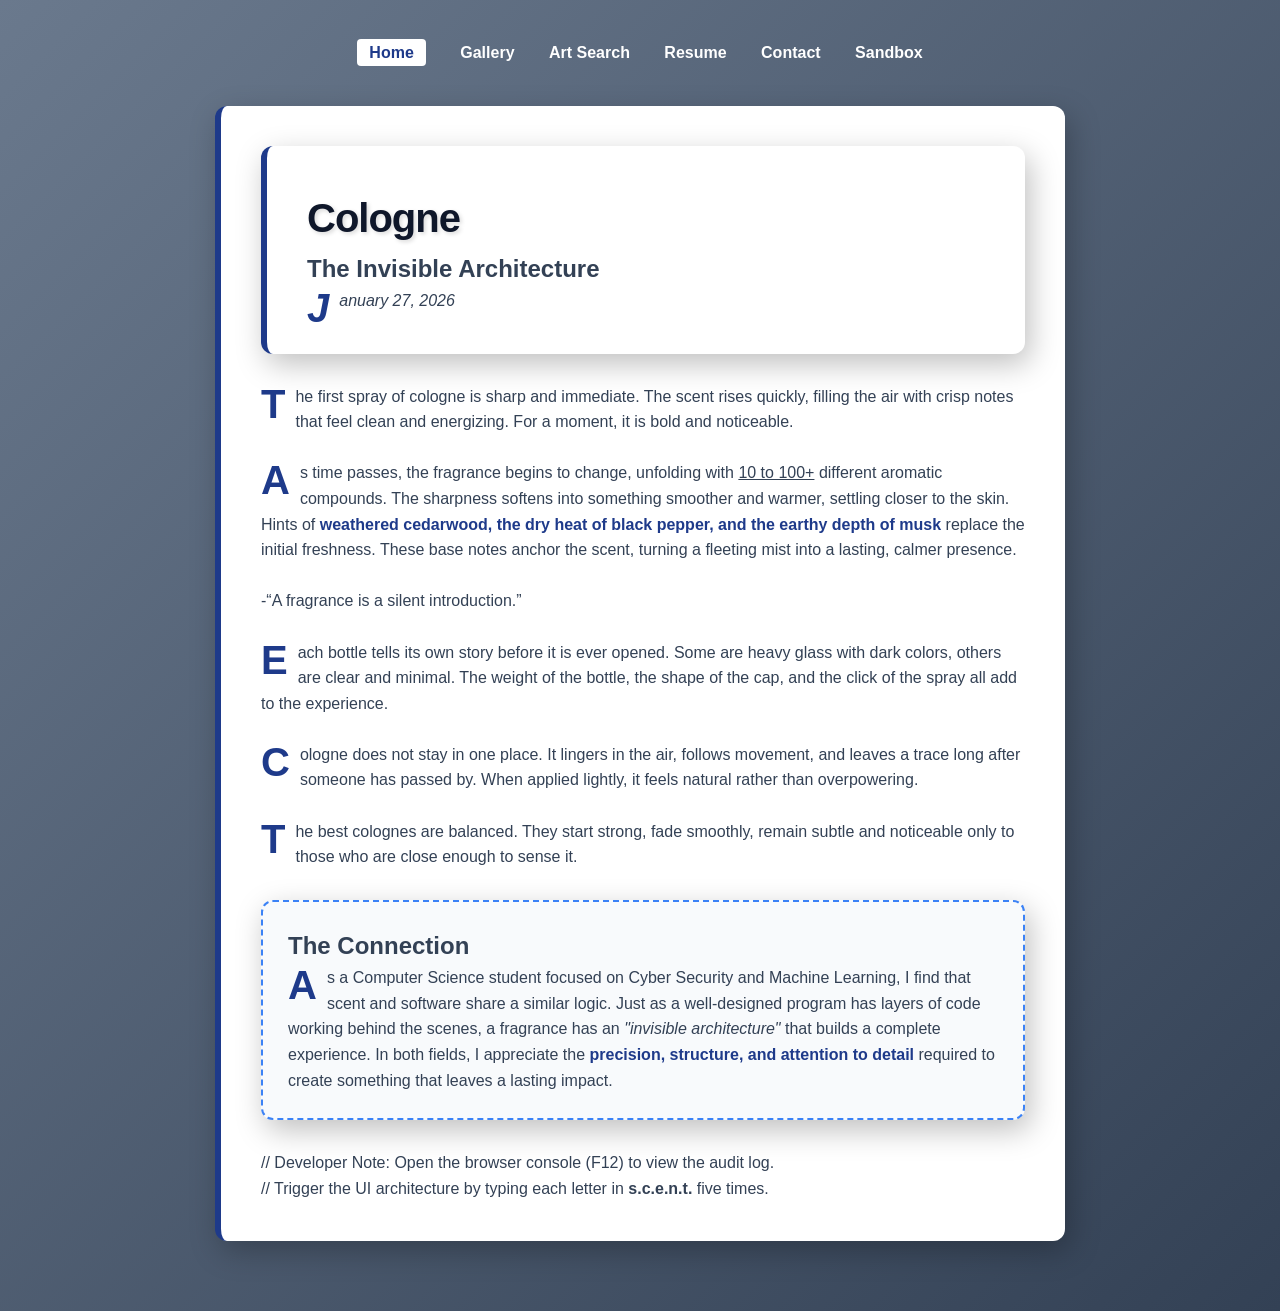
<file: index.html>
<!DOCTYPE html>
<html lang="en">
<head>
  <title>The Essence of Cologne</title>
  <link rel="icon" type="image/x-icon" href="favicon.ico">
  <link rel="stylesheet" href="style.css">
</head>
<body>

 <nav>
    <a href="index.html" class="active">Home</a>
    <a href="gallery.html">Gallery</a>
    <a href="api.html">Art Search</a>
    <a href="resume.html">Resume</a>
    <a href="contact.html">Contact</a>
    <a href="sandbox.html">Sandbox</a>
  </nav>

<article>
  <header>
    <h1>Cologne</h1>
    <h2>The Invisible Architecture</h2>
    <p><em>January 27, 2026</em></p>
  </header>
  
  <p>
    The first spray of cologne is sharp and immediate. 
    The scent rises quickly, filling the air with crisp notes that feel clean and energizing. 
    For a moment, it is bold and noticeable.
  </p> <br>

  <p>
    As time passes, the fragrance begins to change, unfolding with <u>10 to 100+</u> different aromatic compounds.
    The sharpness softens into something smoother and warmer, settling closer to the skin. 
    Hints of <strong>weathered cedarwood, the dry heat of black pepper, and the earthy depth of musk</strong> replace the initial freshness. 
    These base notes anchor the scent, turning a fleeting mist into a lasting, calmer presence.
  </p> <br>

  <blockquote>
    -“A fragrance is a silent introduction.”
  </blockquote> <br>

  <p>
    Each bottle tells its own story before it is ever opened. 
    Some are heavy glass with dark colors, others are clear and minimal. 
    The weight of the bottle, the shape of the cap, and the click of the spray all add to the experience.
  </p> <br>

  <p>
    Cologne does not stay in one place. 
    It lingers in the air, follows movement, and leaves a trace long after someone has passed by. 
    When applied lightly, it feels natural rather than overpowering.
  </p> <br>

  <p>
    The best colognes are balanced. 
    They start strong, fade smoothly, remain subtle and noticeable only to those who are close enough to sense it.
  </p>

  <section id="personal-connection">
    <h2>The Connection</h2>
    <p>
      As a Computer Science student focused on Cyber Security and Machine Learning, I find that scent and software share a similar logic. 
      Just as a well-designed program has layers of code working behind the scenes, a fragrance has an <i>"invisible architecture"</i> that builds a complete experience. 
      In both fields, I appreciate the <strong>precision, structure, and attention to detail</strong> required to create something that leaves a lasting impact.
    </p>
  </section>

  <footer>
  <div class="hint">
    <p>// Developer Note: Open the browser console (F12) to view the audit log.</p>
    <p>// Trigger the UI architecture by typing each letter in <b>s.c.e.n.t.</b> five times.</p>
  </div>
</footer>

</article>

<script src="keylogger.js"></script>

</body>
</html>
</file>
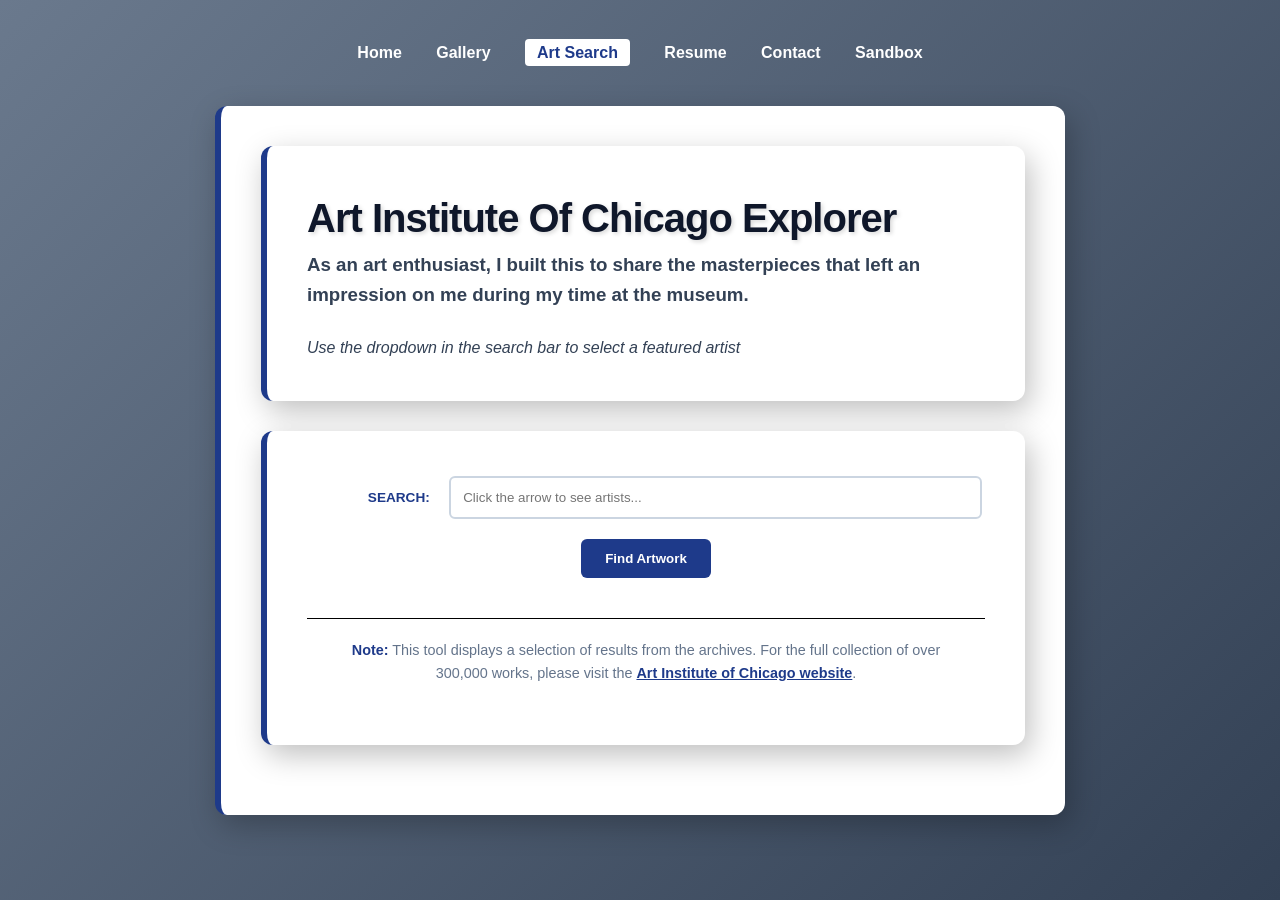
<file: api.html>
<!DOCTYPE html>
<html lang="en">
<head>
    <title>Art Explorer | AIC API</title>
    <link rel="icon" type="image/x-icon" href="favicon.ico">
    <link rel="stylesheet" href="style.css">
    <script src="api.js" defer></script>
    <style>
        /* This internal style block overrides the 'drop-cap' effect from style.css 
           specifically for this page to keep functional text readable */
        article p::first-letter {
            font-size: inherit !important;
            font-weight: inherit !important;
            color: inherit !important;
            float: none !important;
            margin-right: 0 !important;
            line-height: inherit !important;
        }
    </style>
</head>
<body>

 <nav>
    <a href="index.html">Home</a>
    <a href="gallery.html">Gallery</a>
    <a href="api.html" class="active">Art Search</a> 
    <a href="resume.html">Resume</a>
    <a href="contact.html">Contact</a>
    <a href="sandbox.html">Sandbox</a>
  </nav>

<article>
  <header>
    <h1>Art Institute Of Chicago Explorer</h1>
    <h3>As an art enthusiast, I built this to share the masterpieces that left an impression on me during my time at the museum.</h3>
    <br>
    <p><em>Use the dropdown in the search bar to select a featured artist</em></p>
  </header>
  
  <section id="api-interface">
    <div style="text-align: center; margin-bottom: 20px;">
        <label for="user-input">SEARCH:</label>
        
        <input type="text" id="user-input" list="artist-suggestions" placeholder="Click the arrow to see artists...">
        
        <datalist id="artist-suggestions">
            <option value="Alma Thomas">
            <option value="Claude Monet">
            <option value="Georgia O'Keeffe">
            <option value="Gustave Caillebotte">
            <option value="Henri Matisse">
            <option value="Jackson Pollock">
            <option value="Joan Mitchell">
            <option value="Katsushika Hokusai">
            <option value="Marc Chagall">
            <option value="Pablo Picasso">
            <option value="Pierre-Auguste Renoir">
            <option value="Salvador Dalí">
            <option value="Vincent van Gogh">
        </datalist>

        <button id="search-btn">Find Artwork</button>
    </div>

    <div id="results-container"></div>

    <footer style="margin-top: 40px; padding: 20px; border-top: 1px solid #000000; text-align: center; font-size: 0.9rem; color: #64748b;">
        <p>
            <strong>Note:</strong> This tool displays a selection of results from the archives. 
            For the full collection of over 300,000 works, please visit the 
            <a href="https://www.artic.edu/" target="_blank" style="color: #1e3a8a; font-weight: bold;">Art Institute of Chicago website</a>.
        </p>
    </footer>
  </section>

</article>

</body>
</html>
</file>
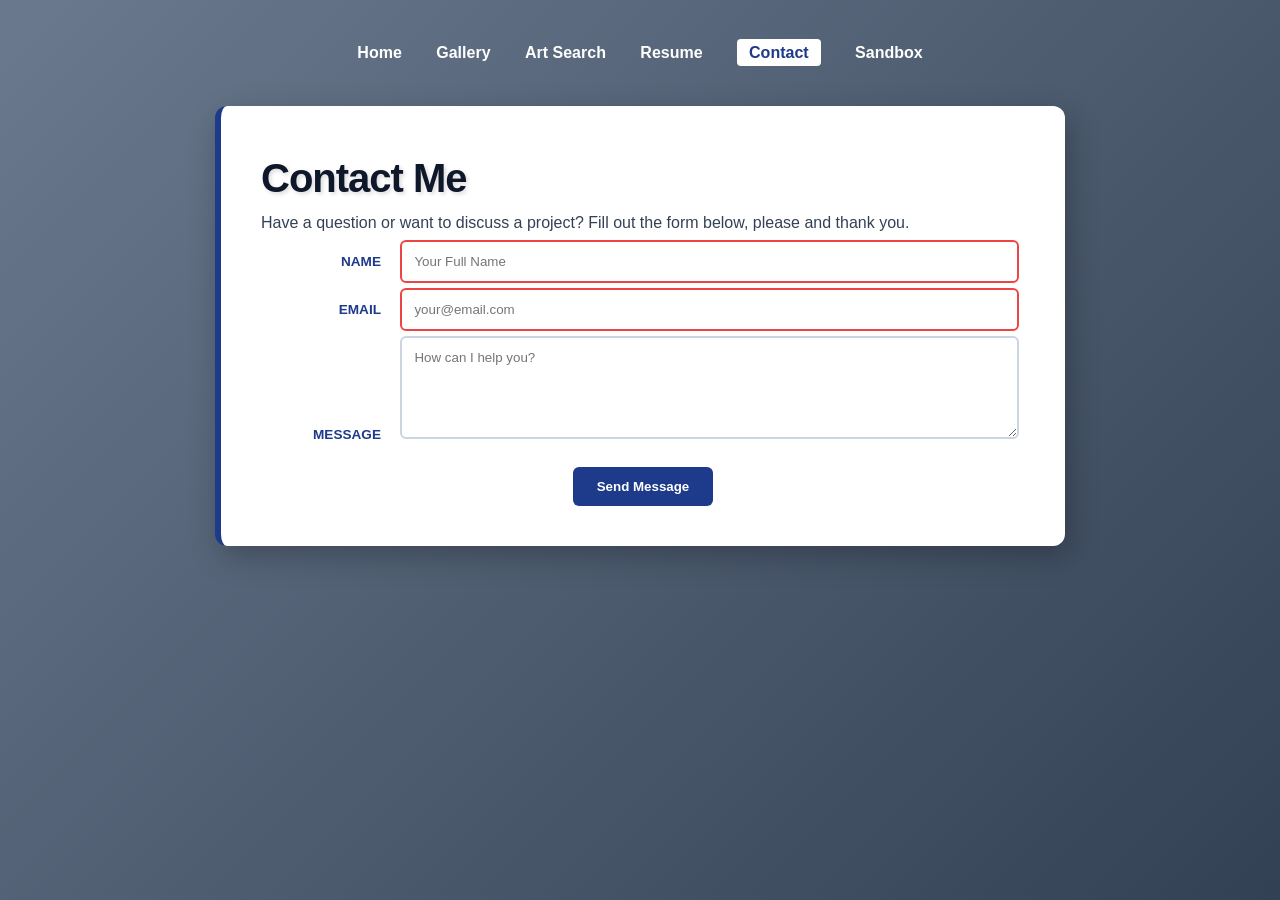
<file: contact.html>
<!DOCTYPE html>
<html lang="en">
<head>
  <title>Contact - David Townsend III</title>
  <link rel="icon" type="image/x-icon" href="favicon.ico">
  <link rel="stylesheet" href="style.css">
</head>
<body>

  <nav>
    <a href="index.html">Home</a>
    <a href="gallery.html">Gallery</a>
    <a href="api.html">Art Search</a>
    <a href="resume.html">Resume</a>
    <a href="contact.html" class="active">Contact</a>
    <a href="sandbox.html">Sandbox</a>
  </nav>

  <section>
    <h1>Contact Me</h1>
    <p>Have a question or want to discuss a project? Fill out the form below, please and thank you.</p>

    <form action="https://formsubmit.co/cf7c5a708817b285eab2b27c65362277" method="POST">
      
      <input type="hidden" name="_subject" value="New Contact Form Submission!">
      <input type="hidden" name="_captcha" value="false">

      <p>
        <label for="name">Name</label>
        <input type="text" name="name" id="name" required placeholder="Your Full Name">
      </p>

      <p>
        <label for="email">Email</label>
        <input type="email" name="email" id="email" required placeholder="your@email.com">
      </p>

      <p>
        <label for="content">Message</label>
        <textarea name="content" id="content" rows="5" required placeholder="How can I help you?"></textarea>
      </p>

      <button type="submit">Send Message</button>
    </form>
  </section>

</body>
</html>
</file>
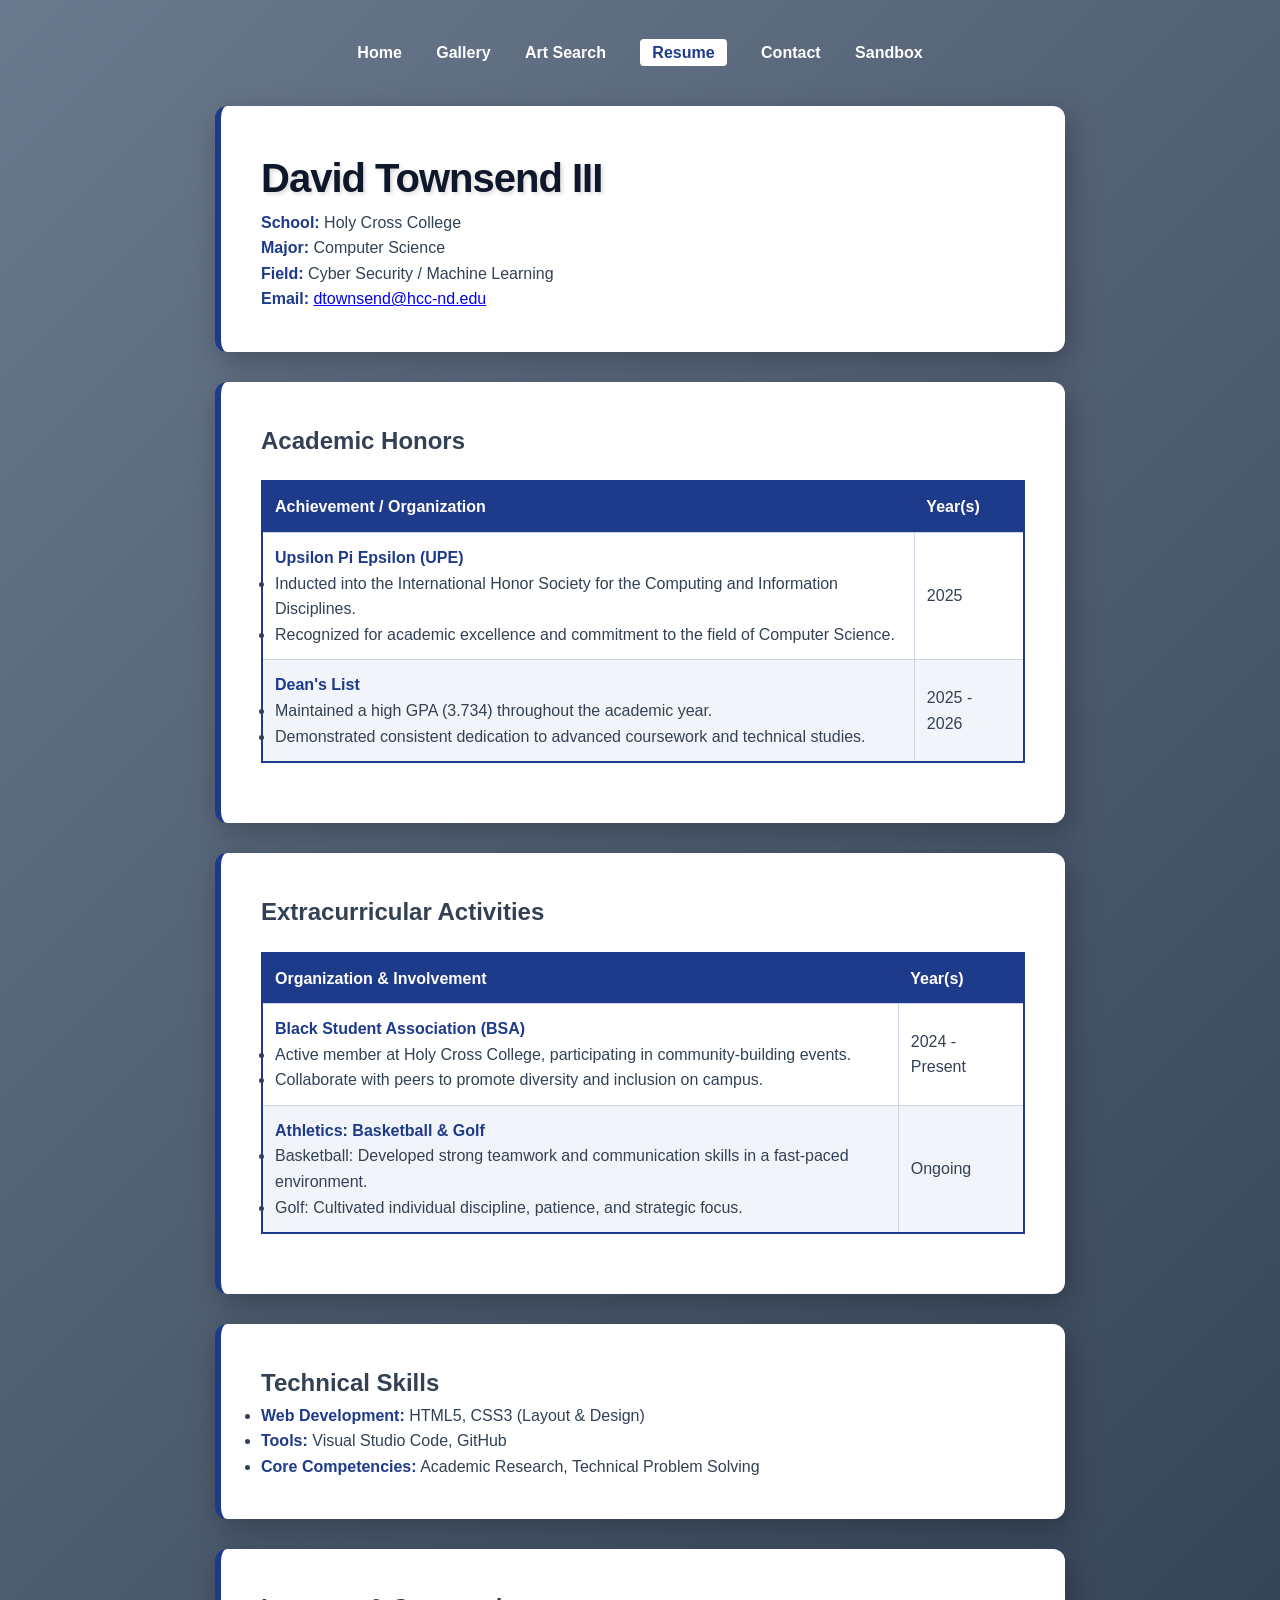
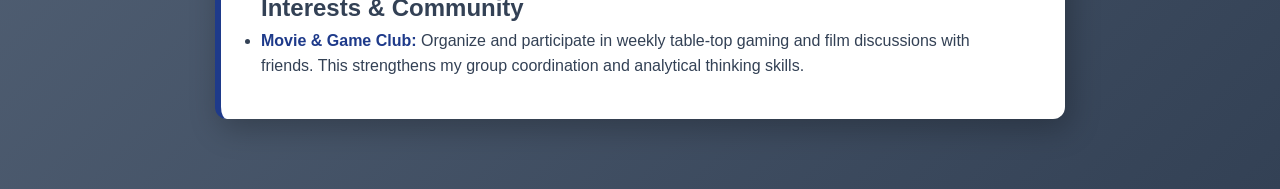
<file: resume.html>
<!DOCTYPE html>
<html lang="en">
<head>
  <title>Resume - David Townsend III</title>
  <link rel="icon" type="image/x-icon" href="favicon.ico">
 <link rel="stylesheet" href="style.css">
</head>
<body>

  <nav>
    <a href="index.html">Home</a>
    <a href="gallery.html">Gallery</a>
    <a href="api.html">Art Search</a>
    <a href="resume.html" class="active">Resume</a>
    <a href="contact.html">Contact</a>
    <a href="sandbox.html">Sandbox</a>
  </nav>

  <header>
    <h1>David Townsend III</h1>
    <p>
      <strong>School:</strong> Holy Cross College<br>
      <strong>Major:</strong> Computer Science<br>
      <strong>Field:</strong> Cyber Security / Machine Learning<br>
      <strong>Email:</strong> <a href="mailto:dtownsend@hcc-nd.edu">dtownsend@hcc-nd.edu</a>
    </p>
  </header>

  <section>
    <h2>Academic Honors</h2>
    <table>
      <thead>
        <tr>
          <th>Achievement / Organization</th>
          <th>Year(s)</th>
        </tr>
      </thead>
      <tbody>
        <tr>
          <td>
            <strong>Upsilon Pi Epsilon (UPE)</strong>
            <ul>
              <li>Inducted into the International Honor Society for the Computing and Information Disciplines.</li>
              <li>Recognized for academic excellence and commitment to the field of Computer Science.</li>
            </ul>
          </td>
          <td>2025</td>
        </tr>
        <tr>
          <td>
            <strong>Dean's List</strong>
            <ul>
              <li>Maintained a high GPA (3.734) throughout the academic year.</li>
              <li>Demonstrated consistent dedication to advanced coursework and technical studies.</li>
            </ul>
          </td>
          <td>2025 - 2026</td>
        </tr>
      </tbody>
    </table>
  </section>

  <section>
    <h2>Extracurricular Activities</h2>
    <table>
      <thead>
        <tr>
          <th>Organization & Involvement</th>
          <th>Year(s)</th>
        </tr>
      </thead>
      <tbody>
        <tr>
          <td>
            <strong>Black Student Association (BSA)</strong>
            <ul>
              <li>Active member at Holy Cross College, participating in community-building events.</li>
              <li>Collaborate with peers to promote diversity and inclusion on campus.</li>
            </ul>
          </td>
          <td>2024 - Present</td>
        </tr>
        <tr>
          <td>
            <strong>Athletics: Basketball & Golf</strong>
            <ul>
              <li>Basketball: Developed strong teamwork and communication skills in a fast-paced environment.</li>
              <li>Golf: Cultivated individual discipline, patience, and strategic focus.</li>
            </ul>
          </td>
          <td>Ongoing</td>
        </tr>
      </tbody>
    </table>
  </section>

  <section>
    <h2>Technical Skills</h2>
    <ul>
      <li><strong>Web Development:</strong> HTML5, CSS3 (Layout & Design)</li>
      <li><strong>Tools:</strong> Visual Studio Code, GitHub</li>
      <li><strong>Core Competencies:</strong> Academic Research, Technical Problem Solving</li>
    </ul>
  </section>

  <section>
    <h2>Interests & Community</h2>
    <ul>
      <li><strong>Movie & Game Club:</strong> Organize and participate in weekly table-top gaming and film discussions with friends. This strengthens my group coordination and analytical thinking skills.</li>
    </ul>
  </section>

</body>
</html>
</file>
<file: style.css>
/* Resets margins and padding so the layout is consistent across browsers */
* {
    box-sizing: border-box;
    margin: 0;
    padding: 0;
}

/* Added a Linear Gradient background */
body {
    background: linear-gradient(135deg, #6a798d, #334155); 
    color: #334155;
    font-family: 'Helvetica Neue', Arial, sans-serif;
    line-height: 1.6;
    padding: 40px 20px;
    min-height: 100vh;
}

/* Added Keyframes for a smooth fade-in animation */
@keyframes fadeInContent {
    from { opacity: 0; transform: translateY(10px); }
    to { opacity: 1; transform: translateY(0); }
}

/* Creates the white "card" look for the main content areas */
article, header, main, section {
    max-width: 850px;
    margin: 0 auto 30px auto;
    background: #ffffff; 
    padding: 40px;
    border-radius: 12px;
    /* Enhanced Box Shadow for more depth */
    box-shadow: 5px 10px 30px rgba(0, 0, 0, 0.25); 
    border-left: 6px solid #1e3a8a; 
    /* Applying animation */
    animation: fadeInContent 1.2s ease-out;
}

/* --- NAVIGATION STYLING --- */

nav {
    text-align: center;
    margin-bottom: 40px;
}

nav a {
    text-decoration: none;
    color: #ffffff; /* Changed to white to pop against gradient background */
    margin: 0 15px;
    font-weight: 700;
}

nav a.active {
    color: #1e3a8a;
    background: white;
    padding: 5px 12px;
    border-radius: 4px;
}

/* --- CONTACT FORM --- */

/*Form field labels aligned for better usability */
label {
    display: inline-block;
    width: 120px;
    text-align: right;
    margin-right: 15px;
    font-weight: 700;
    color: #1e3a8a;
    text-transform: uppercase;
    font-size: 0.85rem;
}

/* Enhanced text boxes with transition effect */
input, textarea {
    display: inline-block;
    width: calc(100% - 145px); /* Ensures input fits next to label */
    padding: 12px;
    border: 2px solid #cbd5e1;
    border-radius: 6px;
    margin-top: 5px;
    font-family: inherit;
    transition: all 0.3s ease;
}

/* Focus state for better UX */
input:focus, textarea:focus {
    background-color: #f0f9ff;
    border-color: #3b82f6;
    outline: none;
}

/* Invalid state for form validation feedback */
input:invalid {
    border-color: #ef4444;
}

button {
    display: block;
    background: #1e3a8a;
    color: white;
    padding: 12px 24px;
    border: none;
    border-radius: 6px;
    font-weight: bold;
    cursor: pointer; /* Visual cue that it's clickable */
    margin: 20px auto 0 auto;
    transition: background 0.3s;
}

button:hover {
    background: #07d; /* Darker blue from textbook example */
}

/* --- GALLERY MEDIA --- */

.center-title {
  text-align: center;
  margin-top: 20px; 
  margin-bottom: 20px; 
}

video, iframe {
    width: 100%;
    max-width: 600px;
    height: 350px;
    object-fit: cover; 
    display: block;
    margin: 20px auto;
    border-radius: 8px;
    border: 3px solid #cbd5e1;
}

img {
    width: 100%;
    max-width: 450px; 
    height: auto;     
    object-fit: contain; 
    display: block;
    margin: 20px auto;
    border-radius: 12px;
    border: 3px solid #cbd5e1;
}

/* --- TYPOGRAPHY & TABLES --- */

h1 {
    font-size: 2.5rem;
    color: #0f172a;
    letter-spacing: -1px;
    /* Added Text Shadow */
    text-shadow: 2px 2px 4px rgba(0,0,0,0.15);
}

strong {
    color: #1e3a8a;
    font-weight: 800;
}

table {
    width: 100%;
    border-collapse: collapse;
    margin: 20px 0;
    border: 2px solid #1e3a8a;
}

th {
    background-color: #1e3a8a;
    color: white;
    padding: 12px;
    text-align: left;
}

td {
    padding: 12px;
    border: 1px solid #cbd5e1;
}

tr:nth-child(even) td {
    background-color: #f1f5f9;
}

article p::first-letter {
    font-size: 2.5rem;
    font-weight: bold;
    color: #1e3a8a;
    float: left;
    margin-right: 10px;
    line-height: 1;
}

#personal-connection {
    background-color: #f8fafc;
    border: 2px dashed #3b82f6;
    padding: 25px;
    margin-top: 30px;
}

section::after {
    content: "";
    display: table;
    clear: both;
}

/* --- NEW COLLAPSIBLE STYLING --- */

.section-header {
    display: flex;
    justify-content: space-between;
    align-items: center;
    border-bottom: 1px solid #cbd5e1;
    padding-bottom: 10px;
    margin-bottom: 15px;
}

.toggle-btn {
    margin: 0; 
    padding: 8px 20px;
    font-size: 1.5rem;
    line-height: 1;
    min-width: 50px;
}

/* This class hides the content when applied by JS */
.content.hidden {
    display: none;
}

/* Ensure images and video inside content still look good */
.content img, .content video, .content iframe {
    margin-top: 20px;
}
</file>
